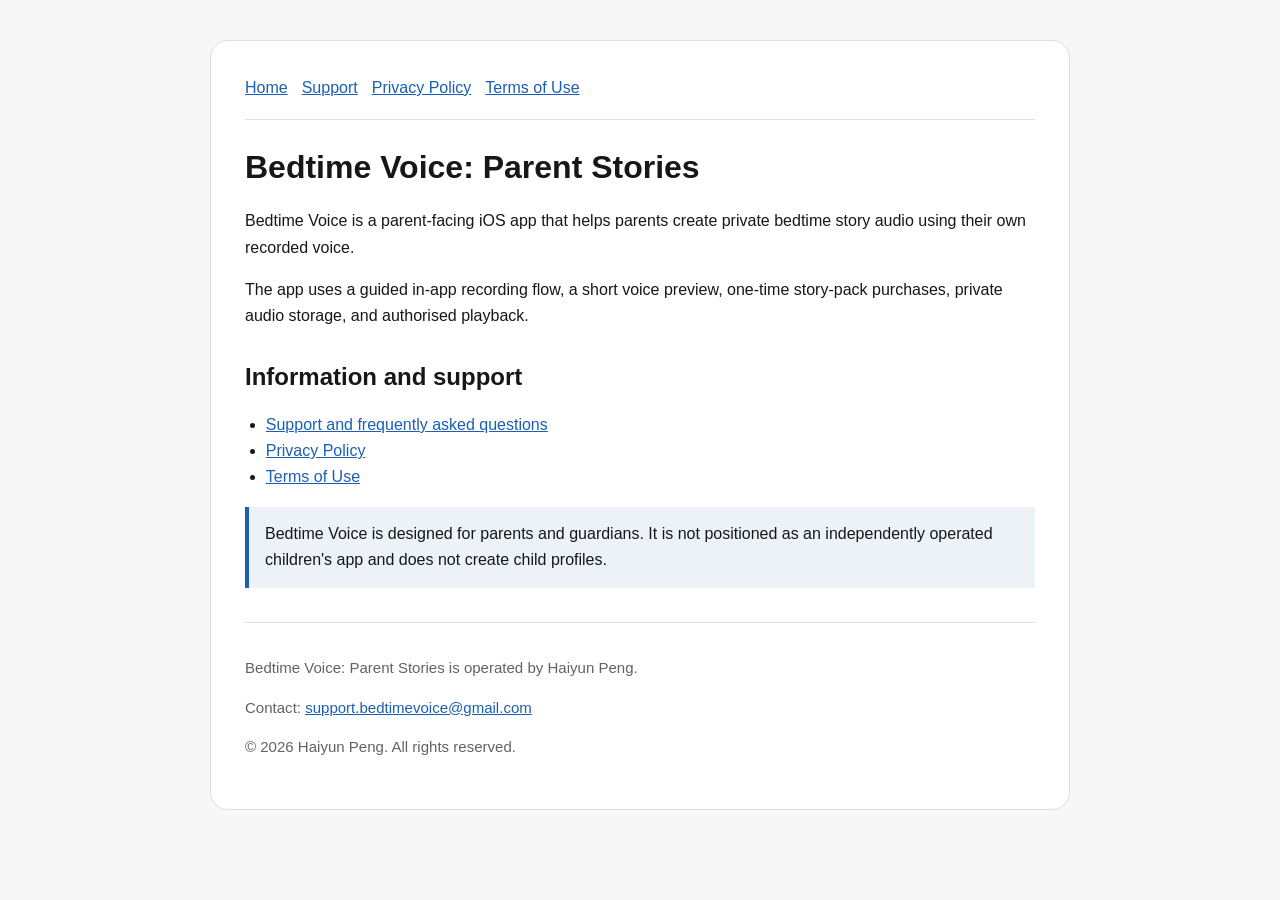
<file: index.html>
<!doctype html>
<html lang="en">
<head>
  <meta charset="utf-8">
  <meta name="viewport" content="width=device-width, initial-scale=1">
  <title>Bedtime Voice: Parent Stories</title>
  <meta name="description" content="Bedtime Voice: Parent Stories">
  <link rel="stylesheet" href="styles.css">
</head>
<body>
<main>
<nav>
  <a href="index.html">Home</a>
  <a href="support.html">Support</a>
  <a href="privacy.html">Privacy Policy</a>
  <a href="terms.html">Terms of Use</a>
</nav>

<h1>Bedtime Voice: Parent Stories</h1>
<p>Bedtime Voice is a parent-facing iOS app that helps parents create private bedtime story audio using their own recorded voice.</p>
<p>The app uses a guided in-app recording flow, a short voice preview, one-time story-pack purchases, private audio storage, and authorised playback.</p>

<h2>Information and support</h2>
<ul>
  <li><a href="support.html">Support and frequently asked questions</a></li>
  <li><a href="privacy.html">Privacy Policy</a></li>
  <li><a href="terms.html">Terms of Use</a></li>
</ul>

<p class="note">Bedtime Voice is designed for parents and guardians. It is not positioned as an independently operated children's app and does not create child profiles.</p>

<footer>
  <p>Bedtime Voice: Parent Stories is operated by Haiyun Peng.</p>
  <p>Contact: <a href="mailto:support.bedtimevoice@gmail.com">support.bedtimevoice@gmail.com</a></p>
  <p>© 2026 Haiyun Peng. All rights reserved.</p>
</footer>

</main>
</body>
</html>
</file>
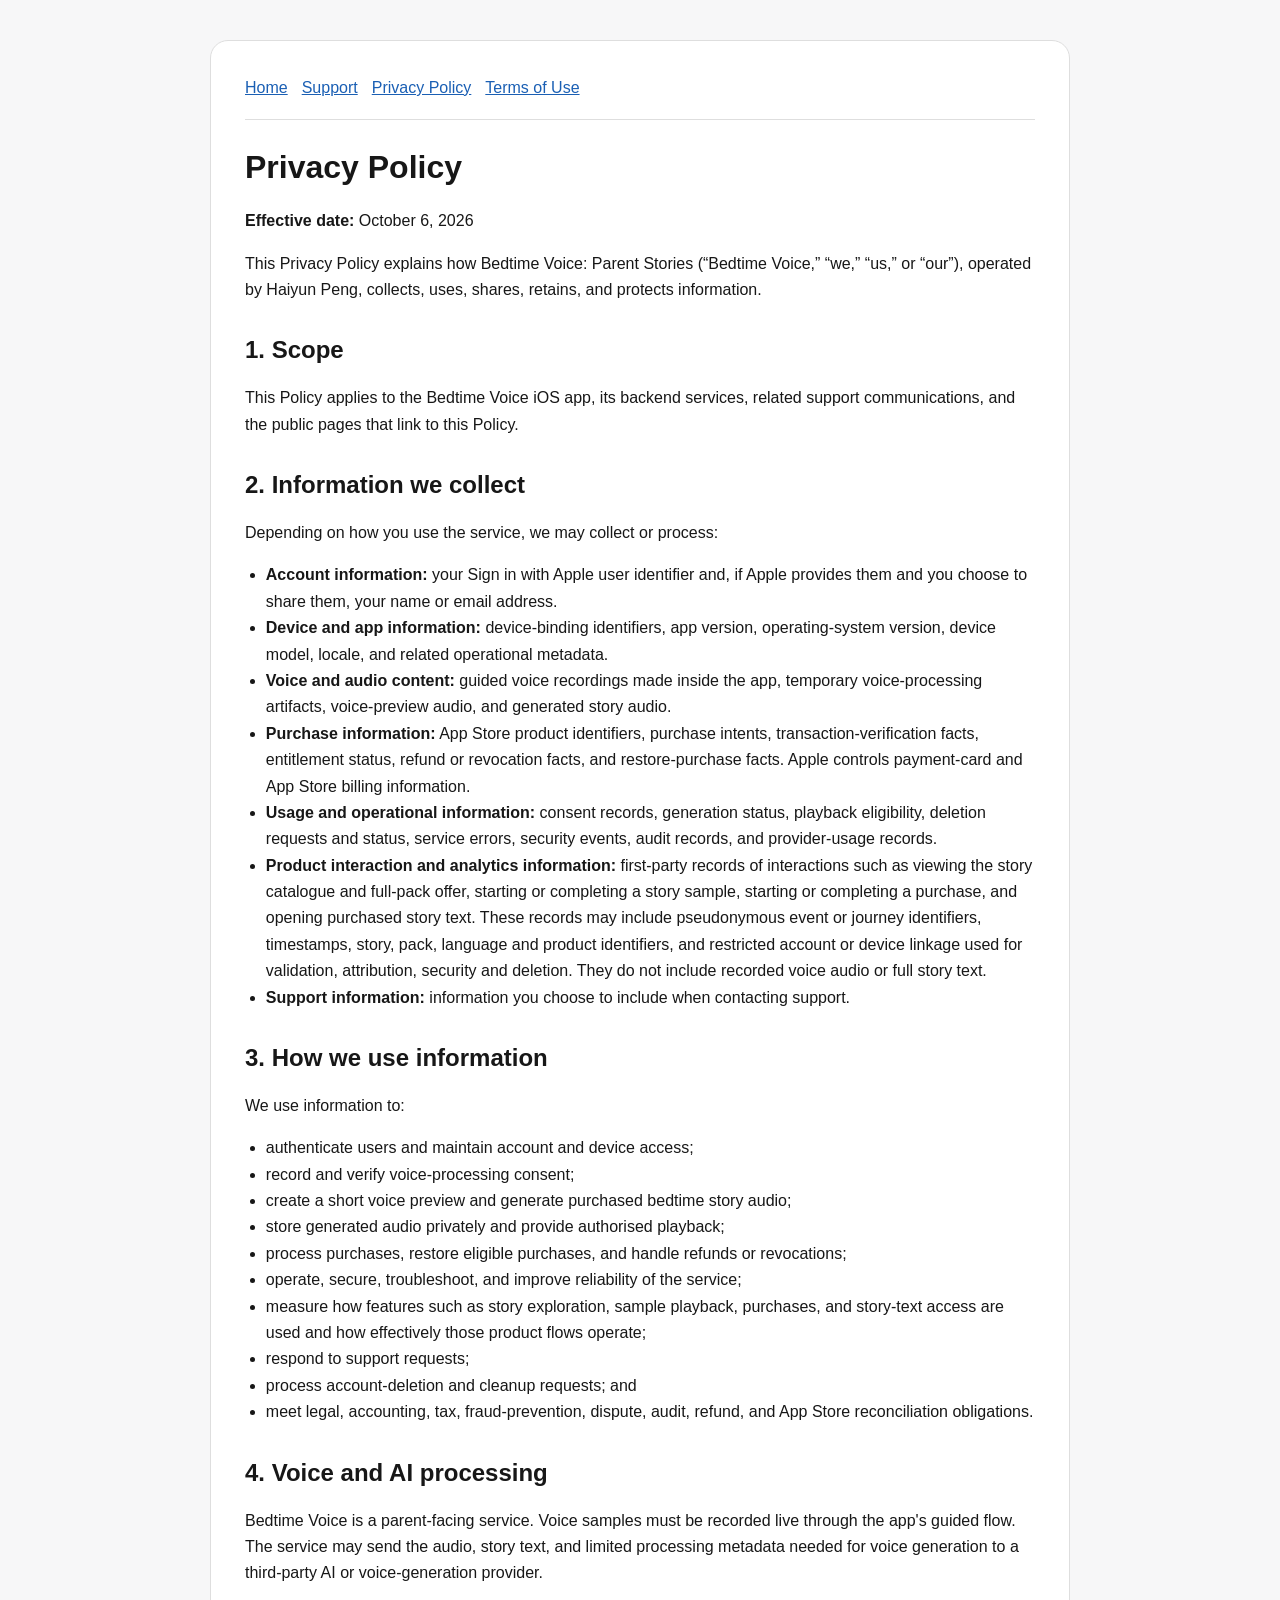
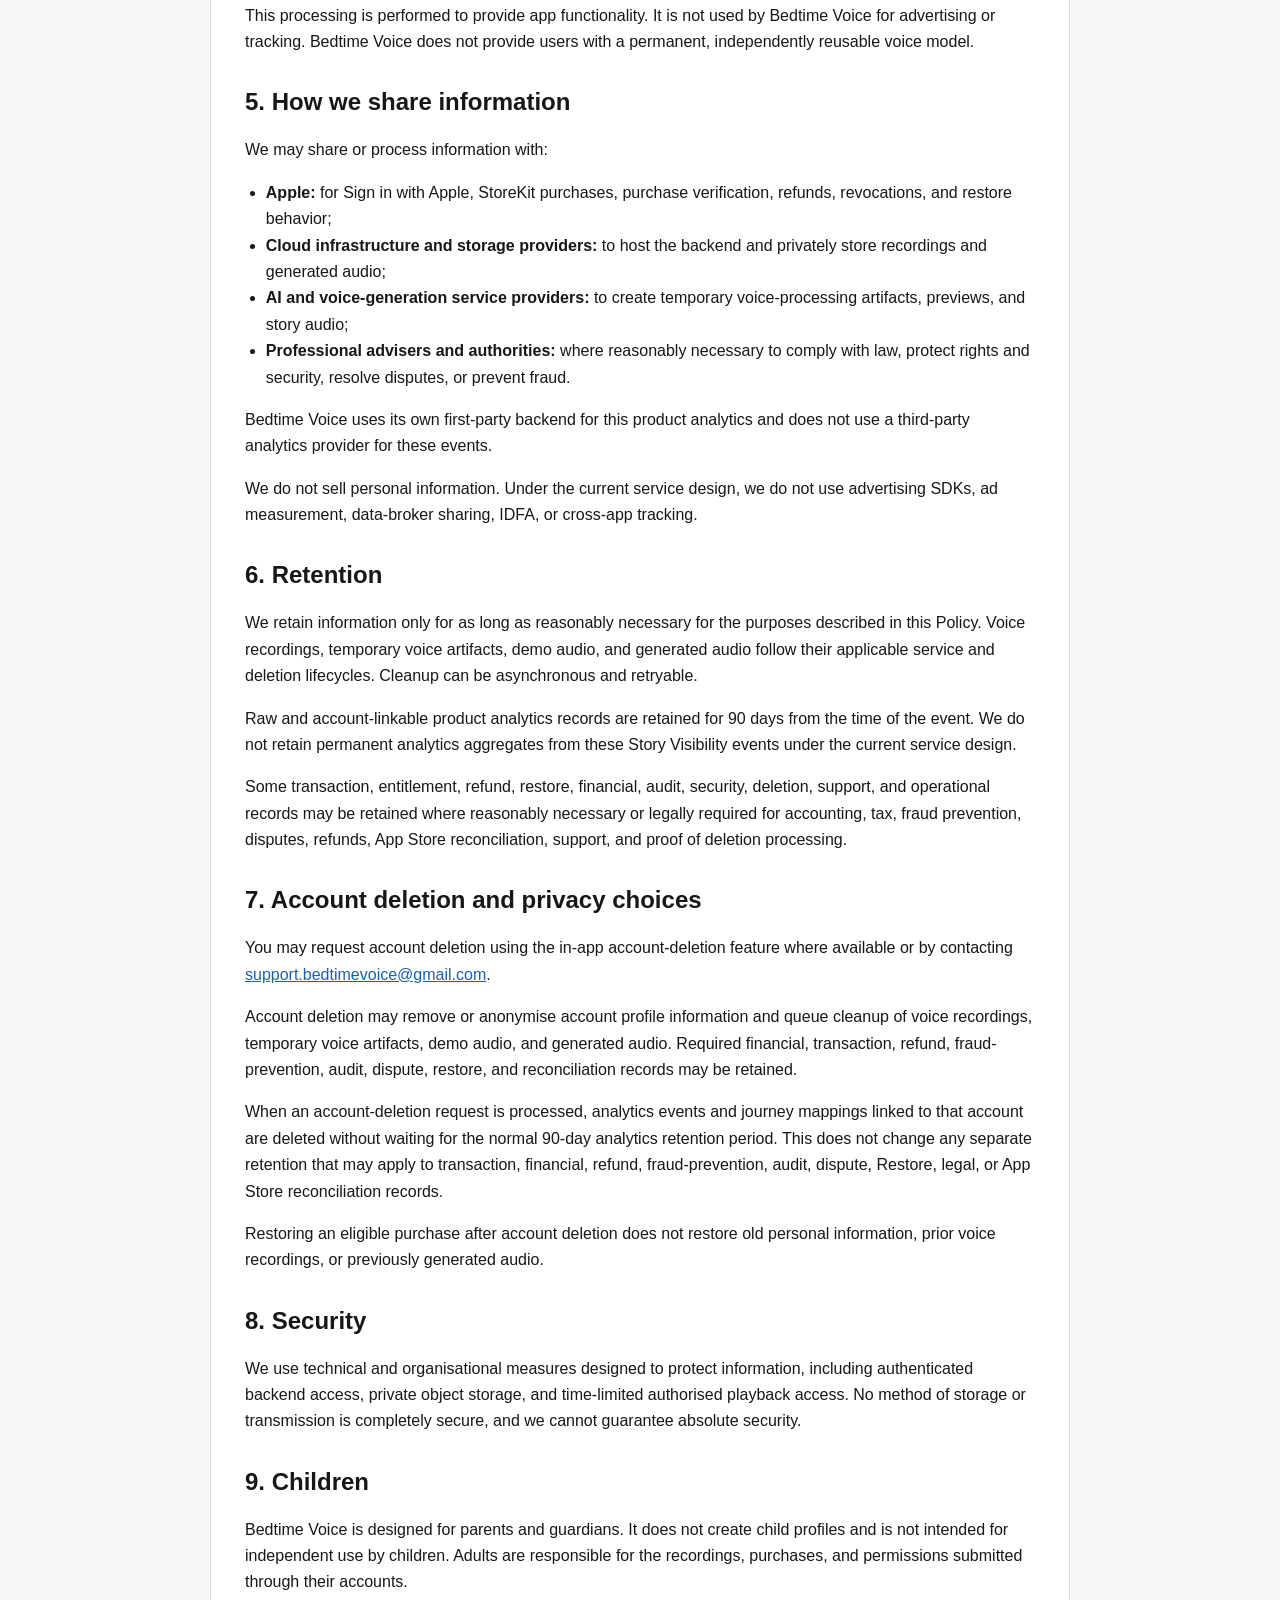
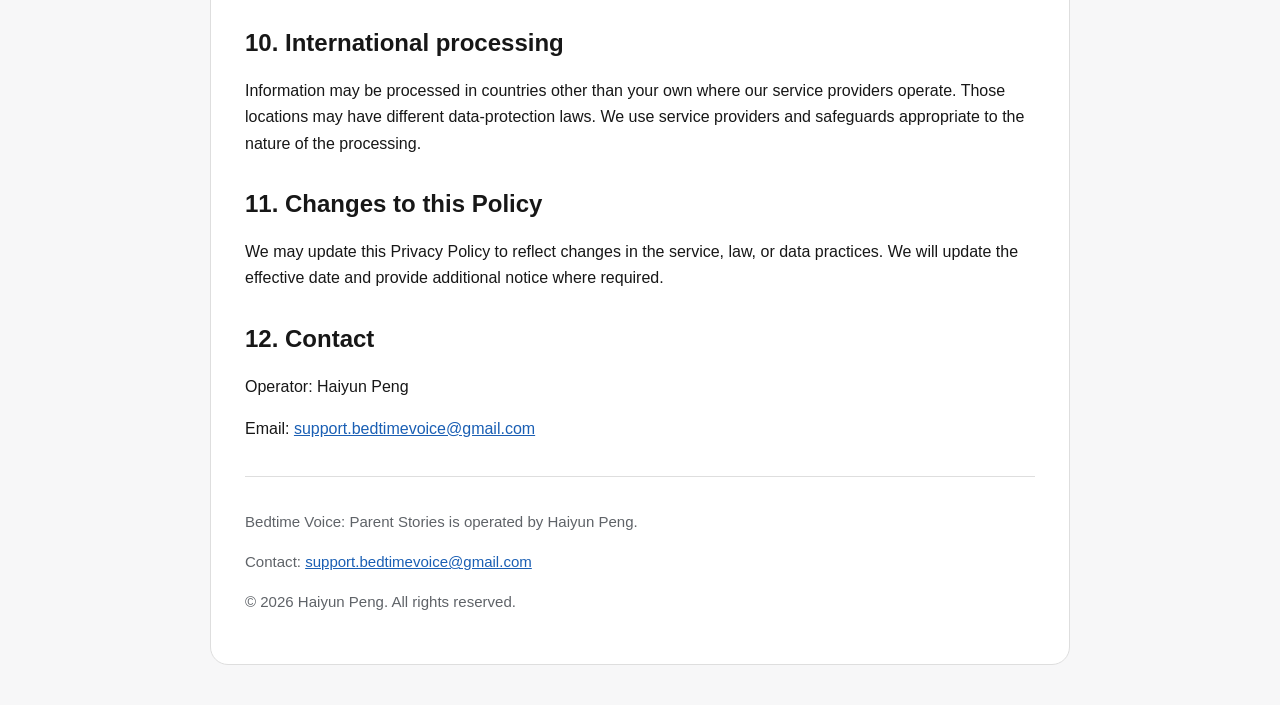
<file: privacy.html>
<!doctype html>
<html lang="en">
<head>
  <meta charset="utf-8">
  <meta name="viewport" content="width=device-width, initial-scale=1">
  <title>Bedtime Voice Privacy Policy</title>
  <meta name="description" content="Bedtime Voice Privacy Policy">
  <link rel="stylesheet" href="styles.css">
</head>
<body>
<main>
<nav>
  <a href="index.html">Home</a>
  <a href="support.html">Support</a>
  <a href="privacy.html">Privacy Policy</a>
  <a href="terms.html">Terms of Use</a>
</nav>

<h1>Privacy Policy</h1>
<p><strong>Effective date:</strong> October 6, 2026</p>
<p>This Privacy Policy explains how Bedtime Voice: Parent Stories (“Bedtime Voice,” “we,” “us,” or “our”), operated by Haiyun Peng, collects, uses, shares, retains, and protects information.</p>

<h2>1. Scope</h2>
<p>This Policy applies to the Bedtime Voice iOS app, its backend services, related support communications, and the public pages that link to this Policy.</p>

<h2>2. Information we collect</h2>
<p>Depending on how you use the service, we may collect or process:</p>
<ul>
  <li><strong>Account information:</strong> your Sign in with Apple user identifier and, if Apple provides them and you choose to share them, your name or email address.</li>
  <li><strong>Device and app information:</strong> device-binding identifiers, app version, operating-system version, device model, locale, and related operational metadata.</li>
  <li><strong>Voice and audio content:</strong> guided voice recordings made inside the app, temporary voice-processing artifacts, voice-preview audio, and generated story audio.</li>
  <li><strong>Purchase information:</strong> App Store product identifiers, purchase intents, transaction-verification facts, entitlement status, refund or revocation facts, and restore-purchase facts. Apple controls payment-card and App Store billing information.</li>
  <li><strong>Usage and operational information:</strong> consent records, generation status, playback eligibility, deletion requests and status, service errors, security events, audit records, and provider-usage records.</li>
  <li><strong>Product interaction and analytics information:</strong> first-party records of interactions such as viewing the story catalogue and full-pack offer, starting or completing a story sample, starting or completing a purchase, and opening purchased story text. These records may include pseudonymous event or journey identifiers, timestamps, story, pack, language and product identifiers, and restricted account or device linkage used for validation, attribution, security and deletion. They do not include recorded voice audio or full story text.</li>
  <li><strong>Support information:</strong> information you choose to include when contacting support.</li>
</ul>

<h2>3. How we use information</h2>
<p>We use information to:</p>
<ul>
  <li>authenticate users and maintain account and device access;</li>
  <li>record and verify voice-processing consent;</li>
  <li>create a short voice preview and generate purchased bedtime story audio;</li>
  <li>store generated audio privately and provide authorised playback;</li>
  <li>process purchases, restore eligible purchases, and handle refunds or revocations;</li>
  <li>operate, secure, troubleshoot, and improve reliability of the service;</li>
  <li>measure how features such as story exploration, sample playback, purchases, and story-text access are used and how effectively those product flows operate;</li>
  <li>respond to support requests;</li>
  <li>process account-deletion and cleanup requests; and</li>
  <li>meet legal, accounting, tax, fraud-prevention, dispute, audit, refund, and App Store reconciliation obligations.</li>
</ul>

<h2>4. Voice and AI processing</h2>
<p>Bedtime Voice is a parent-facing service. Voice samples must be recorded live through the app's guided flow. The service may send the audio, story text, and limited processing metadata needed for voice generation to a third-party AI or voice-generation provider.</p>
<p>This processing is performed to provide app functionality. It is not used by Bedtime Voice for advertising or tracking. Bedtime Voice does not provide users with a permanent, independently reusable voice model.</p>

<h2>5. How we share information</h2>
<p>We may share or process information with:</p>
<ul>
  <li><strong>Apple:</strong> for Sign in with Apple, StoreKit purchases, purchase verification, refunds, revocations, and restore behavior;</li>
  <li><strong>Cloud infrastructure and storage providers:</strong> to host the backend and privately store recordings and generated audio;</li>
  <li><strong>AI and voice-generation service providers:</strong> to create temporary voice-processing artifacts, previews, and story audio;</li>
  <li><strong>Professional advisers and authorities:</strong> where reasonably necessary to comply with law, protect rights and security, resolve disputes, or prevent fraud.</li>
</ul>
<p>Bedtime Voice uses its own first-party backend for this product analytics and does not use a third-party analytics provider for these events.</p>
<p>We do not sell personal information. Under the current service design, we do not use advertising SDKs, ad measurement, data-broker sharing, IDFA, or cross-app tracking.</p>

<h2>6. Retention</h2>
<p>We retain information only for as long as reasonably necessary for the purposes described in this Policy. Voice recordings, temporary voice artifacts, demo audio, and generated audio follow their applicable service and deletion lifecycles. Cleanup can be asynchronous and retryable.</p>
<p>Raw and account-linkable product analytics records are retained for 90 days from the time of the event. We do not retain permanent analytics aggregates from these Story Visibility events under the current service design.</p>
<p>Some transaction, entitlement, refund, restore, financial, audit, security, deletion, support, and operational records may be retained where reasonably necessary or legally required for accounting, tax, fraud prevention, disputes, refunds, App Store reconciliation, support, and proof of deletion processing.</p>

<h2>7. Account deletion and privacy choices</h2>
<p>You may request account deletion using the in-app account-deletion feature where available or by contacting
<a href="mailto:support.bedtimevoice@gmail.com">support.bedtimevoice@gmail.com</a>.</p>
<p>Account deletion may remove or anonymise account profile information and queue cleanup of voice recordings, temporary voice artifacts, demo audio, and generated audio. Required financial, transaction, refund, fraud-prevention, audit, dispute, restore, and reconciliation records may be retained.</p>
<p>When an account-deletion request is processed, analytics events and journey mappings linked to that account are deleted without waiting for the normal 90-day analytics retention period. This does not change any separate retention that may apply to transaction, financial, refund, fraud-prevention, audit, dispute, Restore, legal, or App Store reconciliation records.</p>
<p>Restoring an eligible purchase after account deletion does not restore old personal information, prior voice recordings, or previously generated audio.</p>

<h2>8. Security</h2>
<p>We use technical and organisational measures designed to protect information, including authenticated backend access, private object storage, and time-limited authorised playback access. No method of storage or transmission is completely secure, and we cannot guarantee absolute security.</p>

<h2>9. Children</h2>
<p>Bedtime Voice is designed for parents and guardians. It does not create child profiles and is not intended for independent use by children. Adults are responsible for the recordings, purchases, and permissions submitted through their accounts.</p>

<h2>10. International processing</h2>
<p>Information may be processed in countries other than your own where our service providers operate. Those locations may have different data-protection laws. We use service providers and safeguards appropriate to the nature of the processing.</p>

<h2>11. Changes to this Policy</h2>
<p>We may update this Privacy Policy to reflect changes in the service, law, or data practices. We will update the effective date and provide additional notice where required.</p>

<h2>12. Contact</h2>
<p>Operator: Haiyun Peng</p>
<p>Email: <a href="mailto:support.bedtimevoice@gmail.com">support.bedtimevoice@gmail.com</a></p>

<footer>
  <p>Bedtime Voice: Parent Stories is operated by Haiyun Peng.</p>
  <p>Contact: <a href="mailto:support.bedtimevoice@gmail.com">support.bedtimevoice@gmail.com</a></p>
  <p>© 2026 Haiyun Peng. All rights reserved.</p>
</footer>

</main>
</body>
</html>
</file>
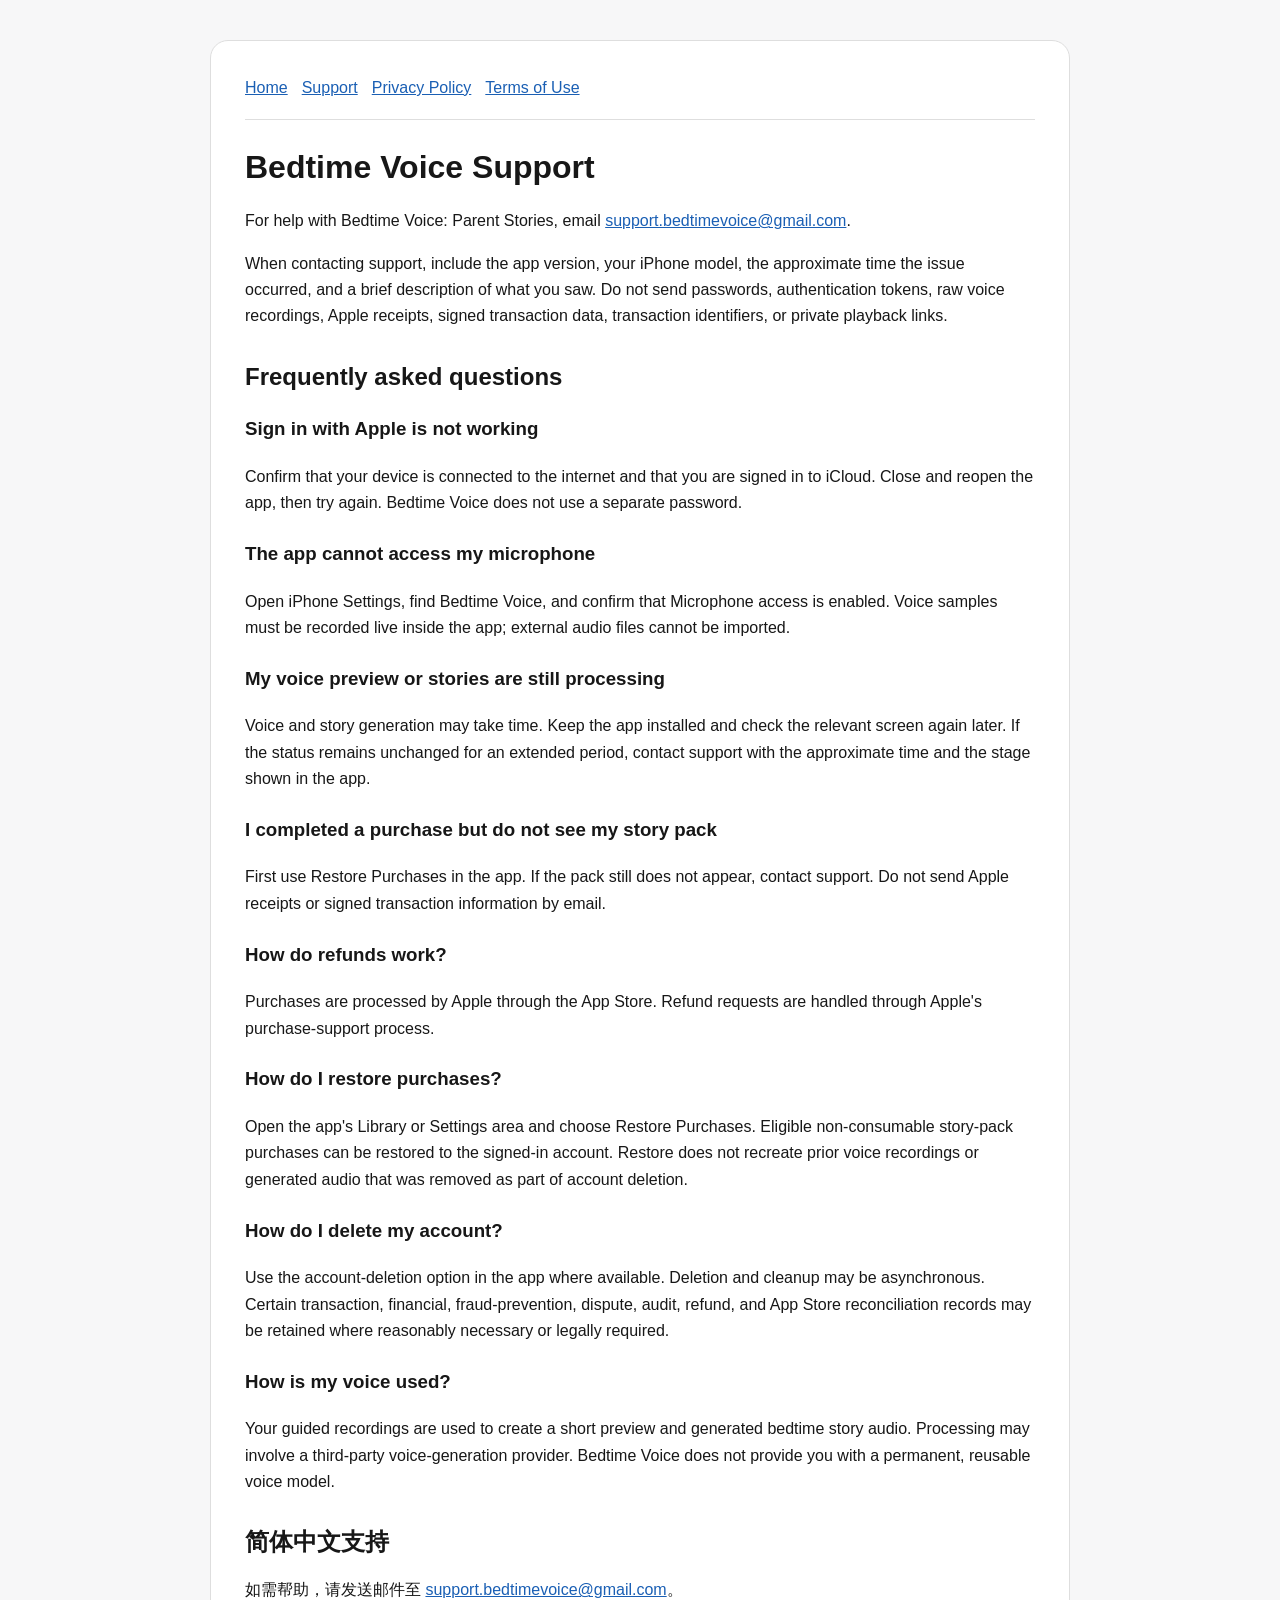
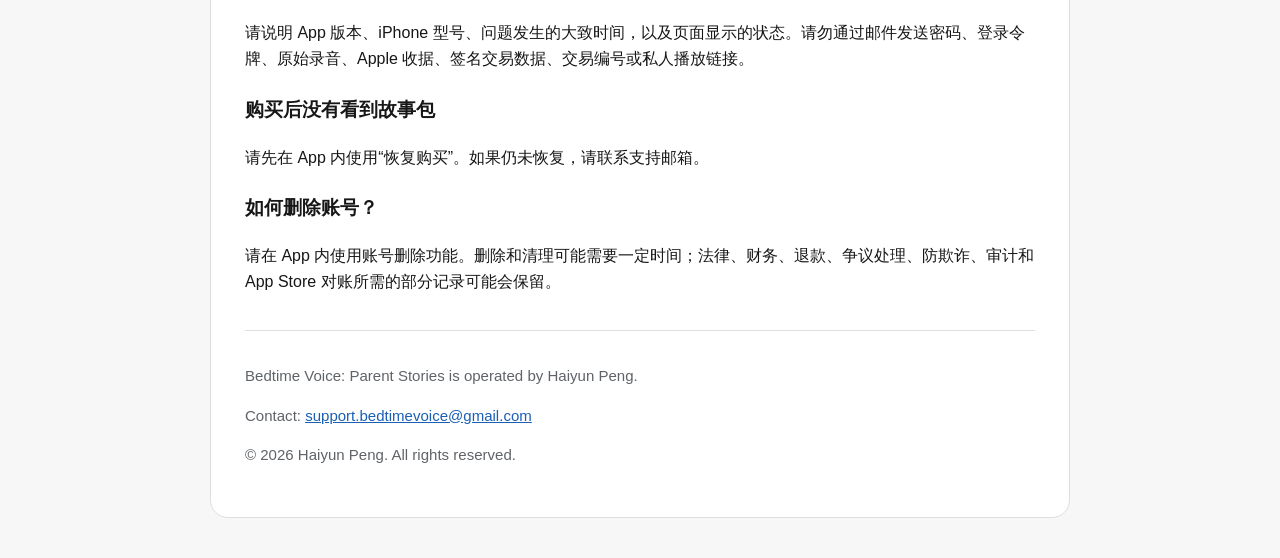
<file: support.html>
<!doctype html>
<html lang="en">
<head>
  <meta charset="utf-8">
  <meta name="viewport" content="width=device-width, initial-scale=1">
  <title>Bedtime Voice Support</title>
  <meta name="description" content="Bedtime Voice Support">
  <link rel="stylesheet" href="styles.css">
</head>
<body>
<main>
<nav>
  <a href="index.html">Home</a>
  <a href="support.html">Support</a>
  <a href="privacy.html">Privacy Policy</a>
  <a href="terms.html">Terms of Use</a>
</nav>

<h1>Bedtime Voice Support</h1>
<p>For help with Bedtime Voice: Parent Stories, email
<a href="mailto:support.bedtimevoice@gmail.com">support.bedtimevoice@gmail.com</a>.</p>

<p>When contacting support, include the app version, your iPhone model, the approximate time the issue occurred, and a brief description of what you saw. Do not send passwords, authentication tokens, raw voice recordings, Apple receipts, signed transaction data, transaction identifiers, or private playback links.</p>

<h2>Frequently asked questions</h2>

<h3>Sign in with Apple is not working</h3>
<p>Confirm that your device is connected to the internet and that you are signed in to iCloud. Close and reopen the app, then try again. Bedtime Voice does not use a separate password.</p>

<h3>The app cannot access my microphone</h3>
<p>Open iPhone Settings, find Bedtime Voice, and confirm that Microphone access is enabled. Voice samples must be recorded live inside the app; external audio files cannot be imported.</p>

<h3>My voice preview or stories are still processing</h3>
<p>Voice and story generation may take time. Keep the app installed and check the relevant screen again later. If the status remains unchanged for an extended period, contact support with the approximate time and the stage shown in the app.</p>

<h3>I completed a purchase but do not see my story pack</h3>
<p>First use Restore Purchases in the app. If the pack still does not appear, contact support. Do not send Apple receipts or signed transaction information by email.</p>

<h3>How do refunds work?</h3>
<p>Purchases are processed by Apple through the App Store. Refund requests are handled through Apple's purchase-support process.</p>

<h3>How do I restore purchases?</h3>
<p>Open the app's Library or Settings area and choose Restore Purchases. Eligible non-consumable story-pack purchases can be restored to the signed-in account. Restore does not recreate prior voice recordings or generated audio that was removed as part of account deletion.</p>

<h3>How do I delete my account?</h3>
<p>Use the account-deletion option in the app where available. Deletion and cleanup may be asynchronous. Certain transaction, financial, fraud-prevention, dispute, audit, refund, and App Store reconciliation records may be retained where reasonably necessary or legally required.</p>

<h3>How is my voice used?</h3>
<p>Your guided recordings are used to create a short preview and generated bedtime story audio. Processing may involve a third-party voice-generation provider. Bedtime Voice does not provide you with a permanent, reusable voice model.</p>

<h2>简体中文支持</h2>
<p>如需帮助，请发送邮件至
<a href="mailto:support.bedtimevoice@gmail.com">support.bedtimevoice@gmail.com</a>。</p>
<p>请说明 App 版本、iPhone 型号、问题发生的大致时间，以及页面显示的状态。请勿通过邮件发送密码、登录令牌、原始录音、Apple 收据、签名交易数据、交易编号或私人播放链接。</p>

<h3>购买后没有看到故事包</h3>
<p>请先在 App 内使用“恢复购买”。如果仍未恢复，请联系支持邮箱。</p>

<h3>如何删除账号？</h3>
<p>请在 App 内使用账号删除功能。删除和清理可能需要一定时间；法律、财务、退款、争议处理、防欺诈、审计和 App Store 对账所需的部分记录可能会保留。</p>

<footer>
  <p>Bedtime Voice: Parent Stories is operated by Haiyun Peng.</p>
  <p>Contact: <a href="mailto:support.bedtimevoice@gmail.com">support.bedtimevoice@gmail.com</a></p>
  <p>© 2026 Haiyun Peng. All rights reserved.</p>
</footer>

</main>
</body>
</html>
</file>
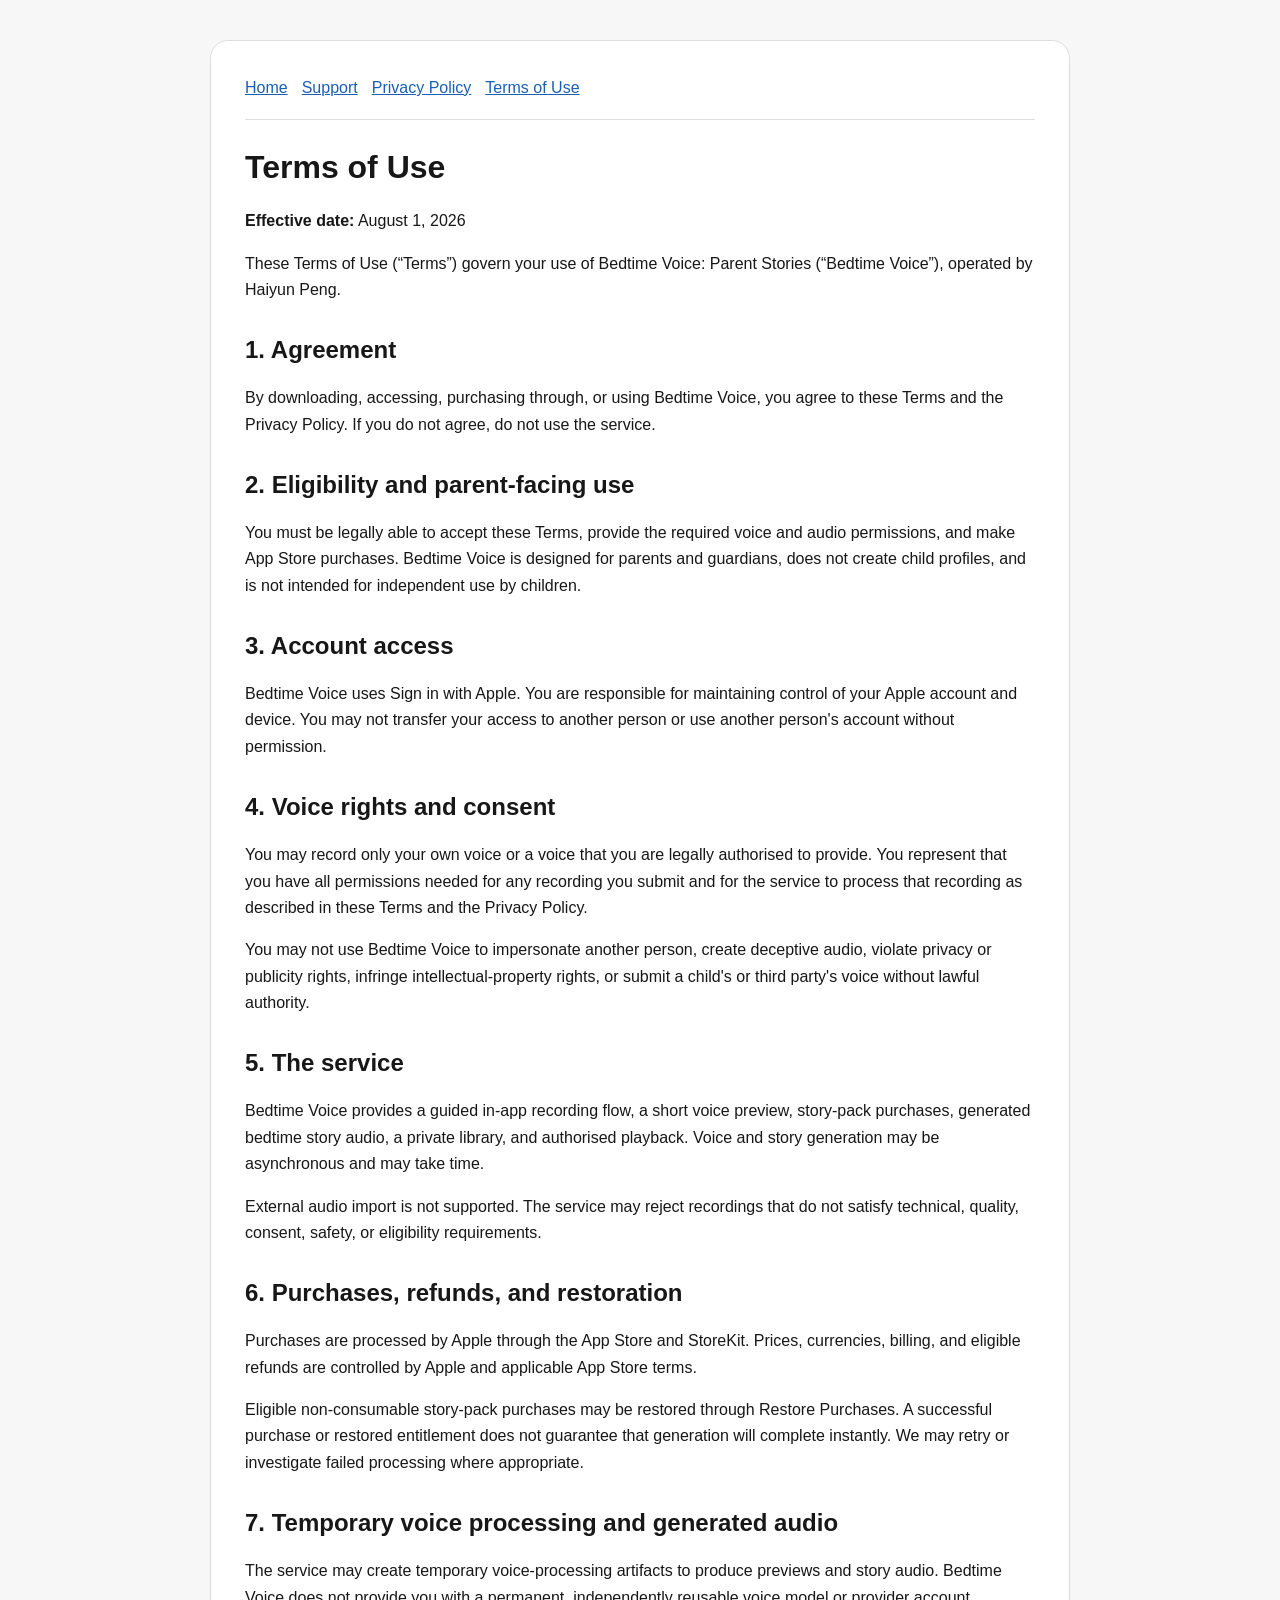
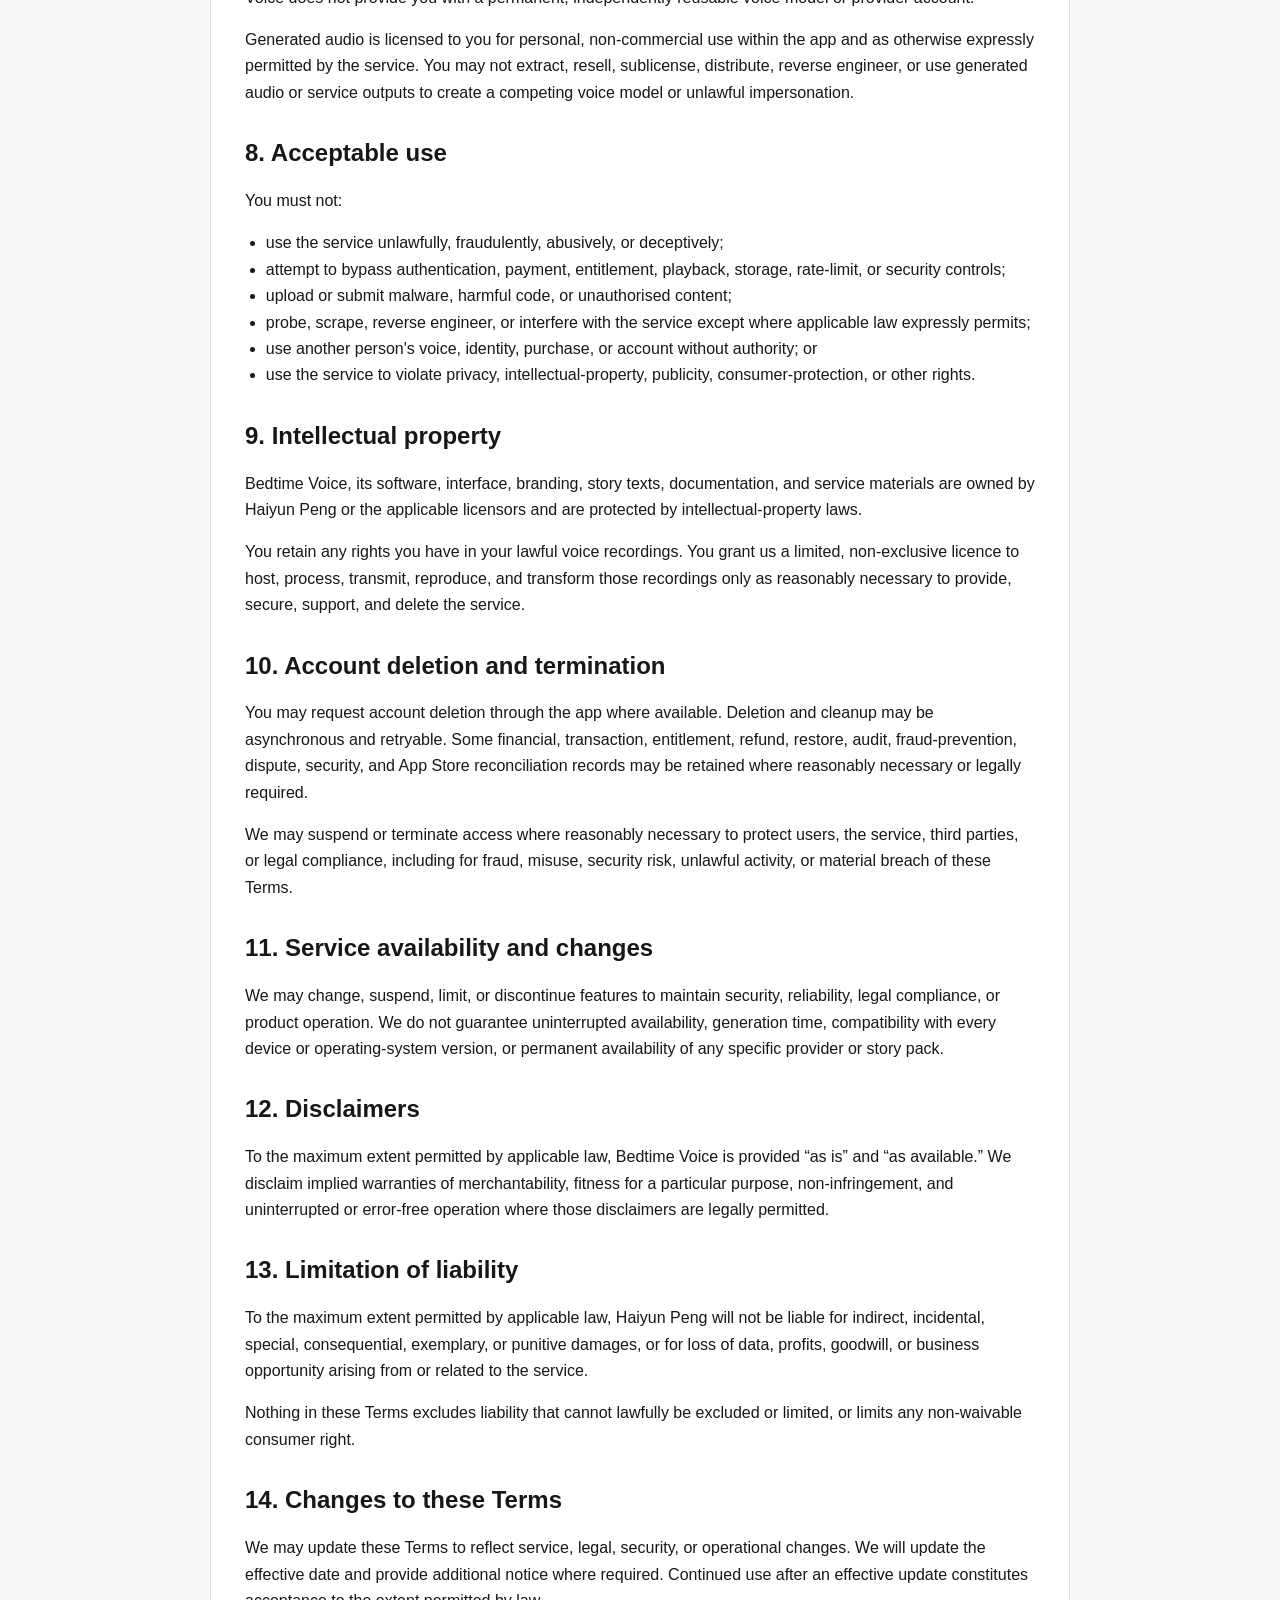
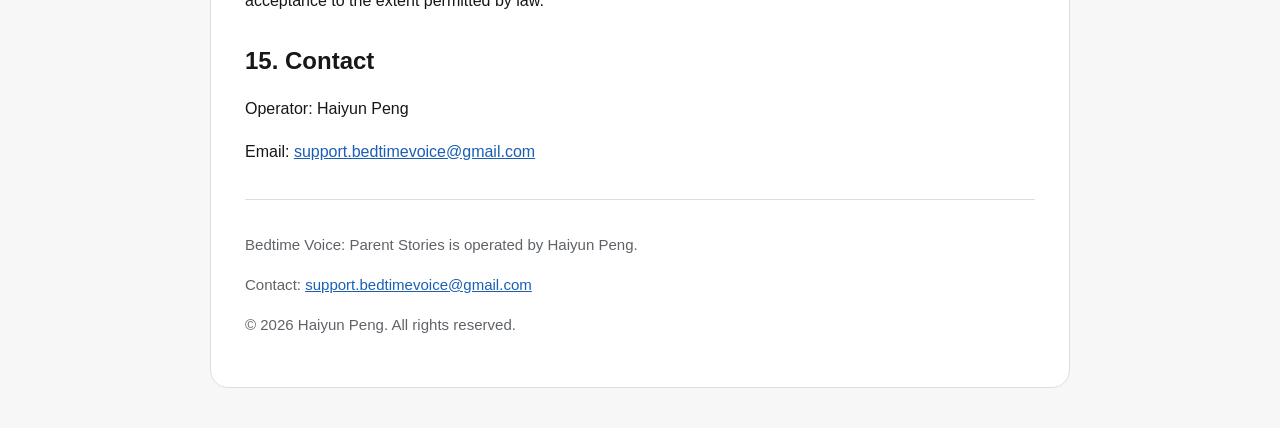
<file: terms.html>
<!doctype html>
<html lang="en">
<head>
  <meta charset="utf-8">
  <meta name="viewport" content="width=device-width, initial-scale=1">
  <title>Bedtime Voice Terms of Use</title>
  <meta name="description" content="Bedtime Voice Terms of Use">
  <link rel="stylesheet" href="styles.css">
</head>
<body>
<main>
<nav>
  <a href="index.html">Home</a>
  <a href="support.html">Support</a>
  <a href="privacy.html">Privacy Policy</a>
  <a href="terms.html">Terms of Use</a>
</nav>

<h1>Terms of Use</h1>
<p><strong>Effective date:</strong> August 1, 2026</p>
<p>These Terms of Use (“Terms”) govern your use of Bedtime Voice: Parent Stories (“Bedtime Voice”), operated by Haiyun Peng.</p>

<h2>1. Agreement</h2>
<p>By downloading, accessing, purchasing through, or using Bedtime Voice, you agree to these Terms and the Privacy Policy. If you do not agree, do not use the service.</p>

<h2>2. Eligibility and parent-facing use</h2>
<p>You must be legally able to accept these Terms, provide the required voice and audio permissions, and make App Store purchases. Bedtime Voice is designed for parents and guardians, does not create child profiles, and is not intended for independent use by children.</p>

<h2>3. Account access</h2>
<p>Bedtime Voice uses Sign in with Apple. You are responsible for maintaining control of your Apple account and device. You may not transfer your access to another person or use another person's account without permission.</p>

<h2>4. Voice rights and consent</h2>
<p>You may record only your own voice or a voice that you are legally authorised to provide. You represent that you have all permissions needed for any recording you submit and for the service to process that recording as described in these Terms and the Privacy Policy.</p>
<p>You may not use Bedtime Voice to impersonate another person, create deceptive audio, violate privacy or publicity rights, infringe intellectual-property rights, or submit a child's or third party's voice without lawful authority.</p>

<h2>5. The service</h2>
<p>Bedtime Voice provides a guided in-app recording flow, a short voice preview, story-pack purchases, generated bedtime story audio, a private library, and authorised playback. Voice and story generation may be asynchronous and may take time.</p>
<p>External audio import is not supported. The service may reject recordings that do not satisfy technical, quality, consent, safety, or eligibility requirements.</p>

<h2>6. Purchases, refunds, and restoration</h2>
<p>Purchases are processed by Apple through the App Store and StoreKit. Prices, currencies, billing, and eligible refunds are controlled by Apple and applicable App Store terms.</p>
<p>Eligible non-consumable story-pack purchases may be restored through Restore Purchases. A successful purchase or restored entitlement does not guarantee that generation will complete instantly. We may retry or investigate failed processing where appropriate.</p>

<h2>7. Temporary voice processing and generated audio</h2>
<p>The service may create temporary voice-processing artifacts to produce previews and story audio. Bedtime Voice does not provide you with a permanent, independently reusable voice model or provider account.</p>
<p>Generated audio is licensed to you for personal, non-commercial use within the app and as otherwise expressly permitted by the service. You may not extract, resell, sublicense, distribute, reverse engineer, or use generated audio or service outputs to create a competing voice model or unlawful impersonation.</p>

<h2>8. Acceptable use</h2>
<p>You must not:</p>
<ul>
  <li>use the service unlawfully, fraudulently, abusively, or deceptively;</li>
  <li>attempt to bypass authentication, payment, entitlement, playback, storage, rate-limit, or security controls;</li>
  <li>upload or submit malware, harmful code, or unauthorised content;</li>
  <li>probe, scrape, reverse engineer, or interfere with the service except where applicable law expressly permits;</li>
  <li>use another person's voice, identity, purchase, or account without authority; or</li>
  <li>use the service to violate privacy, intellectual-property, publicity, consumer-protection, or other rights.</li>
</ul>

<h2>9. Intellectual property</h2>
<p>Bedtime Voice, its software, interface, branding, story texts, documentation, and service materials are owned by Haiyun Peng or the applicable licensors and are protected by intellectual-property laws.</p>
<p>You retain any rights you have in your lawful voice recordings. You grant us a limited, non-exclusive licence to host, process, transmit, reproduce, and transform those recordings only as reasonably necessary to provide, secure, support, and delete the service.</p>

<h2>10. Account deletion and termination</h2>
<p>You may request account deletion through the app where available. Deletion and cleanup may be asynchronous and retryable. Some financial, transaction, entitlement, refund, restore, audit, fraud-prevention, dispute, security, and App Store reconciliation records may be retained where reasonably necessary or legally required.</p>
<p>We may suspend or terminate access where reasonably necessary to protect users, the service, third parties, or legal compliance, including for fraud, misuse, security risk, unlawful activity, or material breach of these Terms.</p>

<h2>11. Service availability and changes</h2>
<p>We may change, suspend, limit, or discontinue features to maintain security, reliability, legal compliance, or product operation. We do not guarantee uninterrupted availability, generation time, compatibility with every device or operating-system version, or permanent availability of any specific provider or story pack.</p>

<h2>12. Disclaimers</h2>
<p>To the maximum extent permitted by applicable law, Bedtime Voice is provided “as is” and “as available.” We disclaim implied warranties of merchantability, fitness for a particular purpose, non-infringement, and uninterrupted or error-free operation where those disclaimers are legally permitted.</p>

<h2>13. Limitation of liability</h2>
<p>To the maximum extent permitted by applicable law, Haiyun Peng will not be liable for indirect, incidental, special, consequential, exemplary, or punitive damages, or for loss of data, profits, goodwill, or business opportunity arising from or related to the service.</p>
<p>Nothing in these Terms excludes liability that cannot lawfully be excluded or limited, or limits any non-waivable consumer right.</p>

<h2>14. Changes to these Terms</h2>
<p>We may update these Terms to reflect service, legal, security, or operational changes. We will update the effective date and provide additional notice where required. Continued use after an effective update constitutes acceptance to the extent permitted by law.</p>

<h2>15. Contact</h2>
<p>Operator: Haiyun Peng</p>
<p>Email: <a href="mailto:support.bedtimevoice@gmail.com">support.bedtimevoice@gmail.com</a></p>

<footer>
  <p>Bedtime Voice: Parent Stories is operated by Haiyun Peng.</p>
  <p>Contact: <a href="mailto:support.bedtimevoice@gmail.com">support.bedtimevoice@gmail.com</a></p>
  <p>© 2026 Haiyun Peng. All rights reserved.</p>
</footer>

</main>
</body>
</html>
</file>
<file: styles.css>
:root{color-scheme:light dark;--bg:#f7f7f8;--card:#fff;--text:#171717;--muted:#5f6368;--line:#dedede;--link:#1a5fb4}
@media(prefers-color-scheme:dark){:root{--bg:#111214;--card:#1b1d20;--text:#f2f2f2;--muted:#b2b5ba;--line:#35383d;--link:#7cb7ff}}
*{box-sizing:border-box}body{margin:0;background:var(--bg);color:var(--text);font-family:-apple-system,BlinkMacSystemFont,"Segoe UI",sans-serif;line-height:1.65}
main{width:min(860px,calc(100% - 32px));margin:40px auto;background:var(--card);border:1px solid var(--line);border-radius:18px;padding:34px}
nav{display:flex;flex-wrap:wrap;gap:14px;margin-bottom:28px;padding-bottom:18px;border-bottom:1px solid var(--line)}
a{color:var(--link)}h1{line-height:1.2;margin-top:0}h2{margin-top:2rem;line-height:1.25}h3{margin-top:1.4rem}
.note{padding:14px 16px;border-left:4px solid var(--link);background:color-mix(in srgb,var(--link) 8%,transparent)}
.small,footer{color:var(--muted);font-size:.94rem}footer{margin-top:34px;padding-top:18px;border-top:1px solid var(--line)}
ul,ol{padding-left:1.3rem}code{background:color-mix(in srgb,var(--muted) 14%,transparent);padding:.1em .3em;border-radius:4px}
</file>
